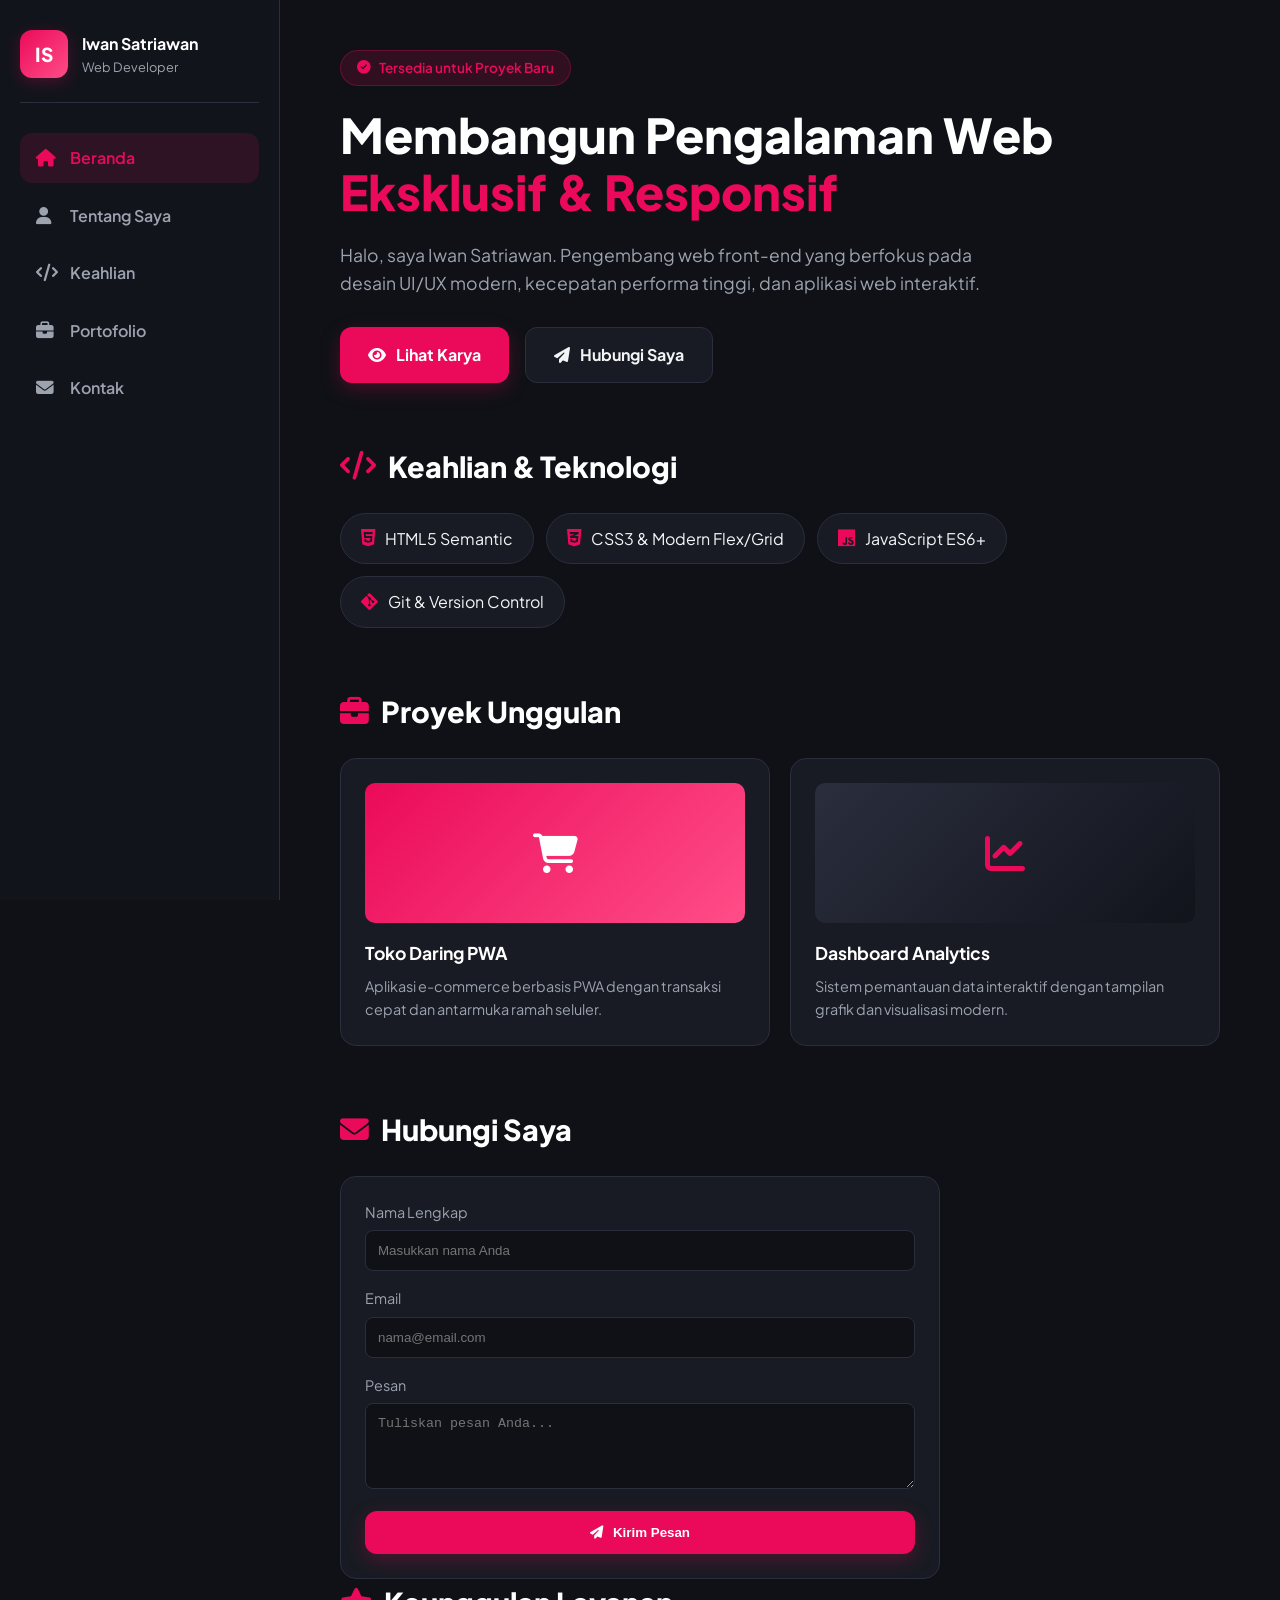
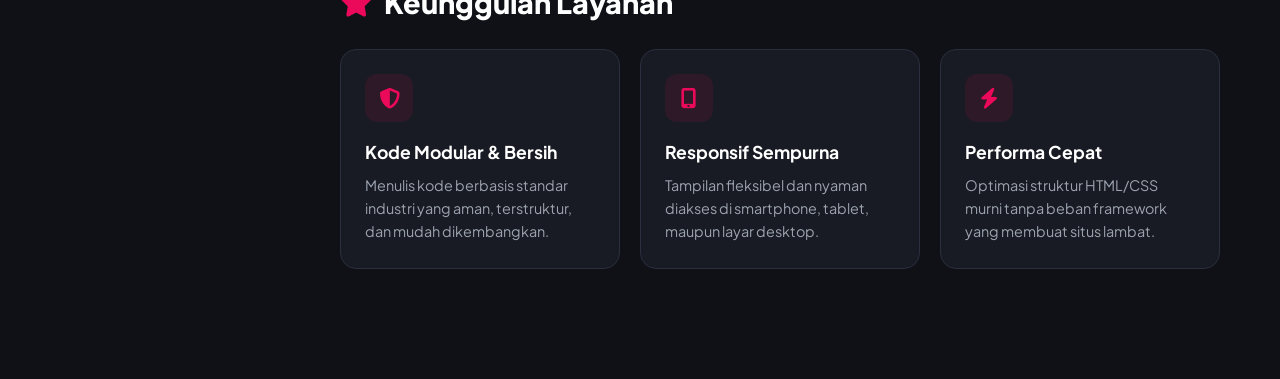
<file: index.html>
<!DOCTYPE html>
<html lang="id">
<head>
    <meta charset="UTF-8">
    <meta name="viewport" content="width=device-width, initial-scale=1.0">
    <title>Iwan Satriawan — Portofolio Web Developer</title>
    <!-- Font Awesome Icons (Sangat Stabil) -->
    <link rel="stylesheet" href="https://cdnjs.cloudflare.com/ajax/libs/font-awesome/6.5.1/css/all.min.css">
    <!-- Google Fonts -->
    <link href="https://fonts.googleapis.com/css2?family=Plus+Jakarta+Sans:wght@400;500;600;700;800&display=swap" rel="stylesheet">
    
    <style>
        /* Modern CSS Reset & Variables */
        :root {
            --primary: #eb0a59;
            --primary-glow: rgba(235, 10, 89, 0.25);
            --bg-dark: #0f1117;
            --bg-card: #181b23;
            --bg-card-hover: #212530;
            --border-color: #2a2e3d;
            --text-main: #f3f4f6;
            --text-muted: #9ca3af;
            --sidebar-width: 280px;
        }

        * {
            box-sizing: border-box;
            margin: 0;
            padding: 0;
        }

        body {
            font-family: 'Plus Jakarta Sans', sans-serif;
            background-color: var(--bg-dark);
            color: var(--text-main);
            line-height: 1.6;
            display: flex;
            min-height: 100vh;
        }

        /* Sidebar Styling */
        .sidebar {
            width: var(--sidebar-width);
            background-color: #12141c;
            border-right: 1px solid var(--border-color);
            padding: 30px 20px;
            position: fixed;
            top: 0;
            bottom: 0;
            left: 0;
            display: flex;
            flex-direction: column;
            justify-content: space-between;
            z-index: 100;
        }

        .brand-box {
            display: flex;
            align-items: center;
            gap: 14px;
            padding-bottom: 24px;
            border-bottom: 1px solid var(--border-color);
        }

        .brand-avatar {
            width: 48px;
            height: 48px;
            background: linear-gradient(135deg, var(--primary), #ff4d88);
            border-radius: 12px;
            display: flex;
            align-items: center;
            justify-content: center;
            font-weight: 800;
            color: white;
            font-size: 1.2rem;
            box-shadow: 0 4px 15px var(--primary-glow);
        }

        .brand-text h3 {
            font-size: 1rem;
            font-weight: 700;
            color: white;
        }

        .brand-text p {
            font-size: 0.8rem;
            color: var(--text-muted);
        }

        .nav-menu {
            display: flex;
            flex-direction: column;
            gap: 8px;
            margin-top: 30px;
        }

        .nav-link {
            display: flex;
            align-items: center;
            gap: 14px;
            padding: 12px 16px;
            color: var(--text-muted);
            text-decoration: none;
            font-weight: 600;
            border-radius: 12px;
            transition: all 0.3s ease;
        }

        .nav-link i {
            font-size: 1.1rem;
            width: 20px;
        }

        .nav-link:hover, .nav-link.active {
            background-color: rgba(235, 10, 89, 0.12);
            color: var(--primary);
        }

        /* Main Content */
        .main-content {
            margin-left: var(--sidebar-width);
            flex: 1;
            padding: 50px 60px;
            max-width: 1000px;
        }

        /* Hero Section */
        .badge {
            display: inline-flex;
            align-items: center;
            gap: 8px;
            background: rgba(235, 10, 89, 0.15);
            border: 1px solid rgba(235, 10, 89, 0.3);
            color: var(--primary);
            padding: 6px 16px;
            border-radius: 30px;
            font-size: 0.85rem;
            font-weight: 600;
            margin-bottom: 20px;
        }

        .hero h1 {
            font-size: 3rem;
            font-weight: 800;
            line-height: 1.2;
            margin-bottom: 20px;
            color: white;
        }

        .hero h1 span {
            color: var(--primary);
        }

        .hero p {
            font-size: 1.1rem;
            color: var(--text-muted);
            margin-bottom: 30px;
            max-width: 650px;
        }

        .btn-group {
            display: flex;
            gap: 16px;
            margin-bottom: 60px;
        }

        .btn {
            display: inline-flex;
            align-items: center;
            gap: 10px;
            padding: 14px 28px;
            border-radius: 12px;
            font-weight: 700;
            text-decoration: none;
            transition: all 0.3s ease;
            cursor: pointer;
        }

        .btn-primary {
            background-color: var(--primary);
            color: white;
            box-shadow: 0 6px 20px var(--primary-glow);
        }

        .btn-primary:hover {
            transform: translateY(-2px);
            box-shadow: 0 8px 25px rgba(235, 10, 89, 0.4);
        }

        .btn-secondary {
            background-color: var(--bg-card);
            color: var(--text-main);
            border: 1px solid var(--border-color);
        }

        .btn-secondary:hover {
            border-color: var(--primary);
            color: var(--primary);
        }

        /* Bento Grid Layout for Sections */
        .section-title {
            font-size: 1.8rem;
            font-weight: 800;
            color: white;
            margin-bottom: 24px;
            display: flex;
            align-items: center;
            gap: 12px;
        }

        .section-title i {
            color: var(--primary);
        }

        .grid-3 {
            display: grid;
            grid-template-columns: repeat(auto-fit, minmax(260px, 1fr));
            gap: 20px;
            margin-bottom: 60px;
        }

        .card {
            background-color: var(--bg-card);
            border: 1px solid var(--border-color);
            border-radius: 16px;
            padding: 24px;
            transition: all 0.3s ease;
        }

        .card:hover {
            background-color: var(--bg-card-hover);
            border-color: var(--primary);
            transform: translateY(-4px);
        }

        .card-icon {
            width: 48px;
            height: 48px;
            background: rgba(235, 10, 89, 0.1);
            color: var(--primary);
            border-radius: 12px;
            display: flex;
            align-items: center;
            justify-content: center;
            font-size: 1.3rem;
            margin-bottom: 16px;
        }

        .card h3 {
            font-size: 1.1rem;
            color: white;
            margin-bottom: 8px;
        }

        .card p {
            color: var(--text-muted);
            font-size: 0.9rem;
        }

        /* Responsive Mobile Layout */
        @media (max-width: 850px) {
            body {
                flex-direction: column;
            }
            .sidebar {
                position: relative;
                width: 100%;
                border-right: none;
                border-bottom: 1px solid var(--border-color);
            }
            .main-content {
                margin-left: 0;
                padding: 30px 20px;
            }
            .hero h1 {
                font-size: 2.2rem;
            }
        }
    </style>
</head>
<body>

    <!-- Sidebar Navigation -->
    <aside class="sidebar">
        <div>
            <div class="brand-box">
                <div class="brand-avatar">IS</div>
                <div class="brand-text">
                    <h3>Iwan Satriawan</h3>
                    <p>Web Developer</p>
                </div>
            </div>
            <nav class="nav-menu">
                <a href="#beranda" class="nav-link active"><i class="fa-solid fa-house"></i> Beranda</a>
                <a href="#tentang" class="nav-link"><i class="fa-solid fa-user"></i> Tentang Saya</a>
                <a href="#keahlian" class="nav-link"><i class="fa-solid fa-code"></i> Keahlian</a>
                <a href="#portofolio" class="nav-link"><i class="fa-solid fa-briefcase"></i> Portofolio</a>
                <a href="#kontak" class="nav-link"><i class="fa-solid fa-envelope"></i> Kontak</a>
            </nav>
        </div>
    </aside>

    <!-- Main Content -->
    <main class="main-content">
        
        <!-- Hero Section -->
        <section id="beranda" class="hero">
            <div class="badge"><i class="fa-solid fa-circle-check"></i> Tersedia untuk Proyek Baru</div>
            <h1>Membangun Pengalaman Web <span>Eksklusif & Responsif</span></h1>
            <p>Halo, saya Iwan Satriawan. Pengembang web front-end yang berfokus pada desain UI/UX modern, kecepatan performa tinggi, dan aplikasi web interaktif.</p>
            
            <div class="btn-group">
                <a href="#portofolio" class="btn btn-primary"><i class="fa-solid fa-eye"></i> Lihat Karya</a>
                <a href="#kontak" class="btn btn-secondary"><i class="fa-solid fa-paper-plane"></i> Hubungi Saya</a>
            </div>
        </section>

        <!-- Tentang Saya Section -->
        <section id="tentang">
            <!-- Keahlian Section -->
        <section id="keahlian" style="margin-bottom: 60px;">
            <h2 class="section-title"><i class="fa-solid fa-code"></i> Keahlian & Teknologi</h2>
            <div style="display: flex; flex-wrap: wrap; gap: 12px;">
                <div class="card" style="padding: 12px 20px; border-radius: 30px; display: flex; align-items: center; gap: 10px;">
                    <i class="fa-brands fa-html5" style="color: #eb0a59; font-size: 1.2rem;"></i> HTML5 Semantic
                </div>
                <div class="card" style="padding: 12px 20px; border-radius: 30px; display: flex; align-items: center; gap: 10px;">
                    <i class="fa-brands fa-css3-alt" style="color: #eb0a59; font-size: 1.2rem;"></i> CSS3 & Modern Flex/Grid
                </div>
                <div class="card" style="padding: 12px 20px; border-radius: 30px; display: flex; align-items: center; gap: 10px;">
                    <i class="fa-brands fa-js" style="color: #eb0a59; font-size: 1.2rem;"></i> JavaScript ES6+
                </div>
                <div class="card" style="padding: 12px 20px; border-radius: 30px; display: flex; align-items: center; gap: 10px;">
                    <i class="fa-brands fa-git-alt" style="color: #eb0a59; font-size: 1.2rem;"></i> Git & Version Control
                </div>
            </div>
        </section>

        <!-- Portofolio Section -->
        <section id="portofolio" style="margin-bottom: 60px;">
            <h2 class="section-title"><i class="fa-solid fa-briefcase"></i> Proyek Unggulan</h2>
            <div class="grid-3">
                <div class="card">
                    <div style="height: 140px; background: linear-gradient(135deg, #eb0a59, #ff4d88); border-radius: 10px; display: flex; align-items: center; justify-content: center; margin-bottom: 16px;">
                        <i class="fa-solid fa-cart-shopping" style="font-size: 2.5rem; color: white;"></i>
                    </div>
                    <h3>Toko Daring PWA</h3>
                    <p>Aplikasi e-commerce berbasis PWA dengan transaksi cepat dan antarmuka ramah seluler.</p>
                </div>
                <div class="card">
                    <div style="height: 140px; background: linear-gradient(135deg, #2a2e3d, #12141c); border-radius: 10px; display: flex; align-items: center; justify-content: center; margin-bottom: 16px;">
                        <i class="fa-solid fa-chart-line" style="font-size: 2.5rem; color: #eb0a59;"></i>
                    </div>
                    <h3>Dashboard Analytics</h3>
                    <p>Sistem pemantauan data interaktif dengan tampilan grafik dan visualisasi modern.</p>
                </div>
            </div>
        </section>

        <!-- Kontak Section -->
        <section id="kontak">
            <h2 class="section-title"><i class="fa-solid fa-envelope"></i> Hubungi Saya</h2>
            <div class="card" style="max-width: 600px;">
                <form style="display: flex; flex-direction: column; gap: 16px;">
                    <div>
                        <label style="display: block; margin-bottom: 6px; font-size: 0.9rem; color: var(--text-muted);">Nama Lengkap</label>
                        <input type="text" placeholder="Masukkan nama Anda" style="width: 100%; padding: 12px; border-radius: 8px; border: 1px solid var(--border-color); background: var(--bg-dark); color: white;" required>
                    </div>
                    <div>
                        <label style="display: block; margin-bottom: 6px; font-size: 0.9rem; color: var(--text-muted);">Email</label>
                        <input type="email" placeholder="nama@email.com" style="width: 100%; padding: 12px; border-radius: 8px; border: 1px solid var(--border-color); background: var(--bg-dark); color: white;" required>
                    </div>
                    <div>
                        <label style="display: block; margin-bottom: 6px; font-size: 0.9rem; color: var(--text-muted);">Pesan</label>
                        <textarea rows="4" placeholder="Tuliskan pesan Anda..." style="width: 100%; padding: 12px; border-radius: 8px; border: 1px solid var(--border-color); background: var(--bg-dark); color: white;" required></textarea>
                    </div>
                    <button type="submit" class="btn btn-primary" style="justify-content: center; border: none;"><i class="fa-solid fa-paper-plane"></i> Kirim Pesan</button>
                </form>
            </div>
        </section>
            <h2 class="section-title"><i class="fa-solid fa-star"></i> Keunggulan Layanan</h2>
            <div class="grid-3">
                <div class="card">
                    <div class="card-icon"><i class="fa-solid fa-shield-halved"></i></div>
                    <h3>Kode Modular & Bersih</h3>
                    <p>Menulis kode berbasis standar industri yang aman, terstruktur, dan mudah dikembangkan.</p>
                </div>
                <div class="card">
                    <div class="card-icon"><i class="fa-solid fa-mobile-screen-button"></i></div>
                    <h3>Responsif Sempurna</h3>
                    <p>Tampilan fleksibel dan nyaman diakses di smartphone, tablet, maupun layar desktop.</p>
                </div>
                <div class="card">
                    <div class="card-icon"><i class="fa-solid fa-bolt"></i></div>
                    <h3>Performa Cepat</h3>
                    <p>Optimasi struktur HTML/CSS murni tanpa beban framework yang membuat situs lambat.</p>
                </div>
            </div>
        </section>

    </main>

</body>
</html>
</file>
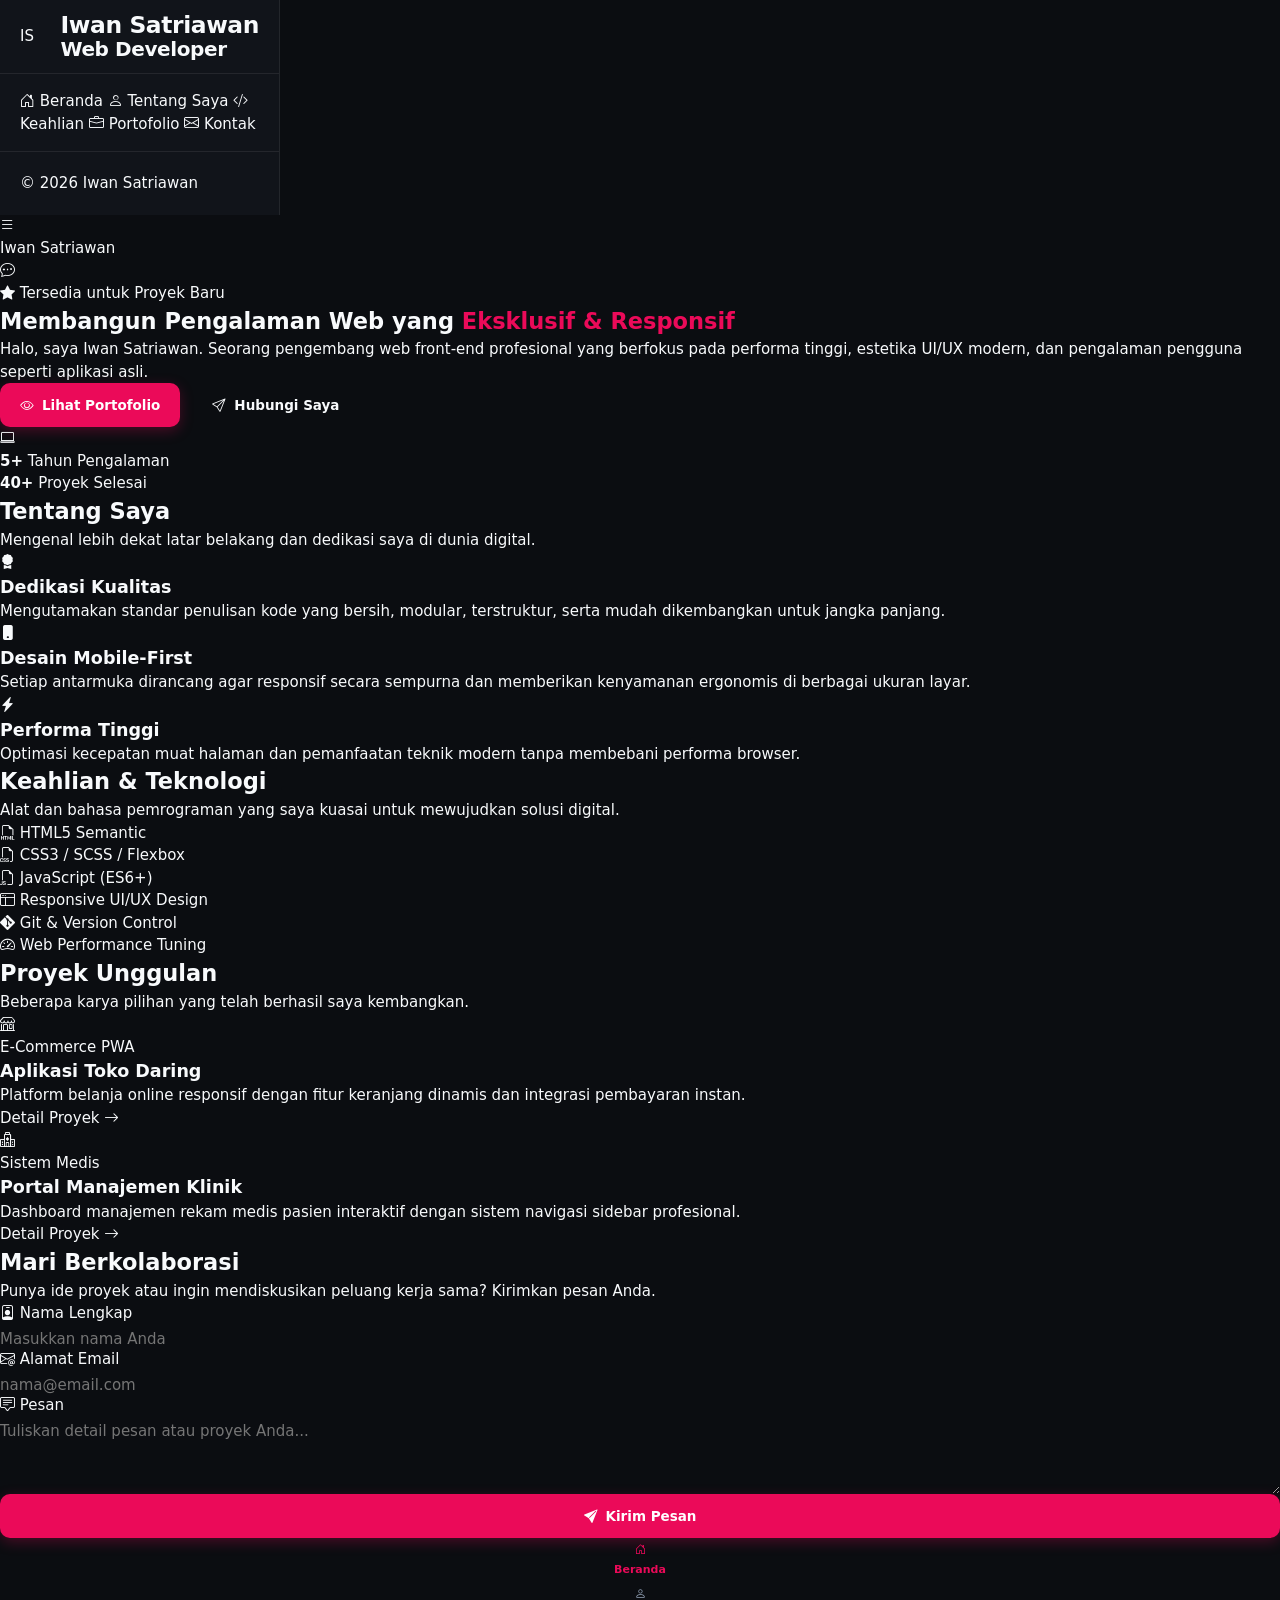
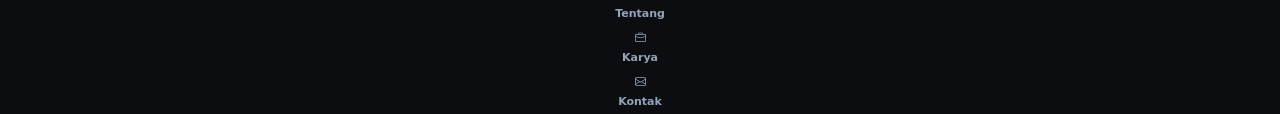
<file: Iwan Satriawan — Portofolio.html>
<!DOCTYPE html>
<html lang="id">
<head>
    <meta charset="UTF-8">
    <meta name="viewport" content="width=device-width, initial-scale=1.0">
    <title>Iwan Satriawan — Portofolio Web Developer Profesional</title>
    <!-- Bootstrap Icons CDN -->
    <link rel="stylesheet" href="https://cdn.jsdelivr.net/npm/bootstrap-icons@1.11.3/font/bootstrap-icons.min.css">
    <link rel="stylesheet" href="styles.css">
</head>
<body>

    <!-- App Container -->
    <div class="app-container">

        <!-- Sidebar / Desktop Navigation -->
        <aside class="app-sidebar" id="appSidebar">
            <div class="sidebar-header">
                <div class="brand-logo">IS</div>
                <div class="brand-title">
                    <h3>Iwan Satriawan</h3>
                    <span>Web Developer</span>
                </div>
            </div>
            <nav class="sidebar-nav">
                <a href="#beranda" class="nav-item active"><i class="bi bi-house-door"></i> <span>Beranda</span></a>
                <a href="#tentang" class="nav-item"><i class="bi bi-person"></i> <span>Tentang Saya</span></a>
                <a href="#keahlian" class="nav-item"><i class="bi bi-code-slash"></i> <span>Keahlian</span></a>
                <a href="#portofolio" class="nav-item"><i class="bi bi-briefcase"></i> <span>Portofolio</span></a>
                <a href="#kontak" class="nav-item"><i class="bi bi-envelope"></i> <span>Kontak</span></a>
            </nav>
            <div class="sidebar-footer">
                <p>&copy; 2026 Iwan Satriawan</p>
            </div>
        </aside>

        <!-- Mobile Header -->
        <header class="mobile-header">
            <button class="menu-toggle" id="menuToggle" aria-label="Buka Menu">
                <i class="bi bi-list"></i>
            </button>
            <div class="mobile-brand">Iwan Satriawan</div>
            <a href="#kontak" class="mobile-contact-btn" aria-label="Kontak">
                <i class="bi bi-chat-dots"></i>
            </a>
        </header>

        <!-- Main Content Area -->
        <main class="app-main">

            <!-- Hero Section -->
            <section id="beranda" class="hero-section">
                <div class="hero-content">
                    <span class="badge-pill"><i class="bi bi-star-fill"></i> Tersedia untuk Proyek Baru</span>
                    <h1>Membangun Pengalaman Web yang <span class="text-primary">Eksklusif & Responsif</span></h1>
                    <p>Halo, saya Iwan Satriawan. Seorang pengembang web front-end profesional yang berfokus pada performa tinggi, estetika UI/UX modern, dan pengalaman pengguna seperti aplikasi asli.</p>
                    <div class="hero-actions">
                        <a href="#portofolio" class="btn btn-primary"><i class="bi bi-eye"></i> Lihat Portofolio</a>
                        <a href="#kontak" class="btn btn-outline"><i class="bi bi-send"></i> Hubungi Saya</a>
                    </div>
                </div>
                <div class="hero-visual">
                    <div class="profile-card-glass">
                        <i class="bi bi-laptop display-icon"></i>
                        <div class="stats-row">
                            <div><strong>5+</strong> Tahun Pengalaman</div>
                            <div><strong>40+</strong> Proyek Selesai</div>
                        </div>
                    </div>
                </div>
            </section>

            <!-- Tentang Saya -->
            <section id="tentang" class="content-section">
                <div class="section-header">
                    <h2>Tentang Saya</h2>
                    <p>Mengenal lebih dekat latar belakang dan dedikasi saya di dunia digital.</p>
                </div>
                <div class="about-grid">
                    <div class="about-card">
                        <i class="bi bi-award-fill feature-icon"></i>
                        <h3>Dedikasi Kualitas</h3>
                        <p>Mengutamakan standar penulisan kode yang bersih, modular, terstruktur, serta mudah dikembangkan untuk jangka panjang.</p>
                    </div>
                    <div class="about-card">
                        <i class="bi bi-phone-fill feature-icon"></i>
                        <h3>Desain Mobile-First</h3>
                        <p>Setiap antarmuka dirancang agar responsif secara sempurna dan memberikan kenyamanan ergonomis di berbagai ukuran layar.</p>
                    </div>
                    <div class="about-card">
                        <i class="bi bi-lightning-charge-fill feature-icon"></i>
                        <h3>Performa Tinggi</h3>
                        <p>Optimasi kecepatan muat halaman dan pemanfaatan teknik modern tanpa membebani performa browser.</p>
                    </div>
                </div>
            </section>

            <!-- Keahlian -->
            <section id="keahlian" class="content-section bg-light-alt">
                <div class="section-header">
                    <h2>Keahlian & Teknologi</h2>
                    <p>Alat dan bahasa pemrograman yang saya kuasai untuk mewujudkan solusi digital.</p>
                </div>
                <div class="skills-grid">
                    <div class="skill-pill"><i class="bi bi-filetype-html"></i> HTML5 Semantic</div>
                    <div class="skill-pill"><i class="bi bi-filetype-css"></i> CSS3 / SCSS / Flexbox</div>
                    <div class="skill-pill"><i class="bi bi-filetype-js"></i> JavaScript (ES6+)</div>
                    <div class="skill-pill"><i class="bi bi-window-sidebar"></i> Responsive UI/UX Design</div>
                    <div class="skill-pill"><i class="bi bi-git"></i> Git & Version Control</div>
                    <div class="skill-pill"><i class="bi bi-speedometer2"></i> Web Performance Tuning</div>
                </div>
            </section>

            <!-- Portofolio -->
            <section id="portofolio" class="content-section">
                <div class="section-header">
                    <h2>Proyek Unggulan</h2>
                    <p>Beberapa karya pilihan yang telah berhasil saya kembangkan.</p>
                </div>
                <div class="portfolio-grid">
                    <div class="portfolio-card">
                        <div class="card-image-placeholder">
                            <i class="bi bi-shop"></i>
                        </div>
                        <div class="card-body">
                            <span class="tag">E-Commerce PWA</span>
                            <h3>Aplikasi Toko Daring</h3>
                            <p>Platform belanja online responsif dengan fitur keranjang dinamis dan integrasi pembayaran instan.</p>
                            <a href="#kontak" class="card-link">Detail Proyek <i class="bi bi-arrow-right"></i></a>
                        </div>
                    </div>
                    <div class="portfolio-card">
                        <div class="card-image-placeholder">
                            <i class="bi bi-hospital"></i>
                        </div>
                        <div class="card-body">
                            <span class="tag">Sistem Medis</span>
                            <h3>Portal Manajemen Klinik</h3>
                            <p>Dashboard manajemen rekam medis pasien interaktif dengan sistem navigasi sidebar profesional.</p>
                            <a href="#kontak" class="card-link">Detail Proyek <i class="bi bi-arrow-right"></i></a>
                        </div>
                    </div>
                </div>
            </section>

            <!-- Kontak -->
            <section id="kontak" class="content-section">
                <div class="contact-box">
                    <div class="section-header text-center">
                        <h2>Mari Berkolaborasi</h2>
                        <p>Punya ide proyek atau ingin mendiskusikan peluang kerja sama? Kirimkan pesan Anda.</p>
                    </div>
                    <form class="contact-form" id="contactForm">
                        <div class="form-group">
                            <label for="name"><i class="bi bi-person-badge"></i> Nama Lengkap</label>
                            <input type="text" id="name" placeholder="Masukkan nama Anda" required>
                        </div>
                        <div class="form-group">
                            <label for="email"><i class="bi bi-envelope-at"></i> Alamat Email</label>
                            <input type="email" id="email" placeholder="nama@email.com" required>
                        </div>
                        <div class="form-group">
                            <label for="message"><i class="bi bi-chat-square-text"></i> Pesan</label>
                            <textarea id="message" rows="4" placeholder="Tuliskan detail pesan atau proyek Anda..." required></textarea>
                        </div>
                        <button type="submit" class="btn btn-primary w-100"><i class="bi bi-send-fill"></i> Kirim Pesan</button>
                    </form>
                </div>
            </section>

        </main>

        <!-- Fixed Bottom Navigation (Mobile Only) -->
        <nav class="bottom-nav" id="bottomNav">
            <a href="#beranda" class="bottom-nav-item active"><i class="bi bi-house-door"></i><span>Beranda</span></a>
            <a href="#tentang" class="bottom-nav-item"><i class="bi bi-person"></i><span>Tentang</span></a>
            <a href="#portofolio" class="bottom-nav-item"><i class="bi bi-briefcase"></i><span>Karya</span></a>
            <a href="#kontak" class="bottom-nav-item"><i class="bi bi-envelope"></i><span>Kontak</span></a>
        </nav>

    </div>

    <script src="script.js"></script>
</body>
</html>
</file>
<file: styles.css>
/* ==========================================================================
   NEXA — SISTEM DESAIN & GAYA VISUAL APLIKASI WEB DINAMIS (RESPONSIF)
   Warna Utama: #eb0a59 (Strict Brand Red)
   Tipografi: Plus Jakarta Sans
   Metodologi: Mobile-First, Touch-Optimized (Min 44x44px), CSS Custom Properties
   ========================================================================== */

/* --------------------------------------------------------------------------
   1. CSS CUSTOM PROPERTIES (VARIABLES & DESIGN TOKENS)
   -------------------------------------------------------------------------- */
:root {
  /* Brand Red Palette (#eb0a59) */
  --color-primary: #eb0a59;
  --color-primary-rgb: 235, 10, 89;
  --color-primary-hover: #d0084e;
  --color-primary-active: #b50643;
  --color-primary-light: rgba(235, 10, 89, 0.08);
  --color-primary-subtle: rgba(235, 10, 89, 0.15);
  --color-primary-glow: rgba(235, 10, 89, 0.28);
  --color-primary-contrast: #ffffff;

  /* Semantic Tones */
  --color-success: #10b981;
  --color-success-bg: rgba(16, 185, 129, 0.12);
  --color-warning: #f59e0b;
  --color-warning-bg: rgba(245, 158, 11, 0.12);
  --color-info: #0ea5e9;
  --color-info-bg: rgba(14, 165, 233, 0.12);
  --color-purple: #8b5cf6;
  --color-purple-bg: rgba(139, 92, 246, 0.12);

  /* Typography */
  --font-family-base: 'Plus Jakarta Sans', system-ui, -apple-system, BlinkMacSystemFont, 'Segoe UI', Roboto, sans-serif;
  --font-size-xs: 0.75rem;    /* 12px */
  --font-size-sm: 0.844rem;   /* 13.5px */
  --font-size-base: 0.938rem; /* 15px */
  --font-size-md: 1.063rem;   /* 17px */
  --font-size-lg: 1.25rem;    /* 20px */
  --font-size-xl: 1.5rem;     /* 24px */
  --font-size-2xl: 1.875rem;  /* 30px */

  /* Radius */
  --radius-xs: 6px;
  --radius-sm: 10px;
  --radius-md: 14px;
  --radius-lg: 20px;
  --radius-xl: 28px;
  --radius-full: 9999px;

  /* Shadows */
  --shadow-sm: 0 2px 6px rgba(0, 0, 0, 0.15);
  --shadow-md: 0 6px 18px rgba(0, 0, 0, 0.22);
  --shadow-lg: 0 12px 36px rgba(0, 0, 0, 0.32);
  --shadow-glow: 0 8px 24px var(--color-primary-glow);
  --shadow-modal: 0 24px 60px -10px rgba(0, 0, 0, 0.55);

  /* Layout Dimensions */
  --header-height: 70px;
  --bottom-nav-height: 68px;
  --sidebar-width: 280px;
  --sidebar-width-collapsed: 84px;

  /* Transitions */
  --transition-fast: 160ms cubic-bezier(0.4, 0, 0.2, 1);
  --transition-normal: 260ms cubic-bezier(0.4, 0, 0.2, 1);
  --transition-bounce: 380ms cubic-bezier(0.34, 1.56, 0.64, 1);

  /* Touch Target Ergonomics */
  --touch-target-min: 44px;
}

/* Dark Theme (Default) */
[data-theme="dark"] {
  --bg-app: #0b0d11;
  --bg-sidebar: #11141a;
  --bg-header: rgba(17, 20, 26, 0.85);
  --bg-card: #161a23;
  --bg-card-hover: #1c222e;
  --bg-card-subtle: #131720;
  --bg-input: #10131a;
  --bg-overlay: rgba(5, 7, 10, 0.72);
  
  --border-color: rgba(255, 255, 255, 0.08);
  --border-color-strong: rgba(255, 255, 255, 0.14);
  --border-color-glow: rgba(235, 10, 89, 0.4);

  --text-main: #f8fafc;
  --text-muted: #94a3b8;
  --text-subtle: #64748b;

  --card-glass: rgba(22, 26, 35, 0.75);
}

/* Light Theme */
[data-theme="light"] {
  --bg-app: #f4f6fa;
  --bg-sidebar: #ffffff;
  --bg-header: rgba(255, 255, 255, 0.88);
  --bg-card: #ffffff;
  --bg-card-hover: #f9fbfd;
  --bg-card-subtle: #f8fafc;
  --bg-input: #f1f5f9;
  --bg-overlay: rgba(15, 23, 42, 0.5);

  --border-color: rgba(0, 0, 0, 0.07);
  --border-color-strong: rgba(0, 0, 0, 0.12);
  --border-color-glow: rgba(235, 10, 89, 0.35);

  --text-main: #0f172a;
  --text-muted: #64748b;
  --text-subtle: #94a3b8;

  --card-glass: rgba(255, 255, 255, 0.85);
}

/* --------------------------------------------------------------------------
   2. RESET & GLOBAL RESETS
   -------------------------------------------------------------------------- */
*, *::before, *::after {
  box-sizing: border-box;
  margin: 0;
  padding: 0;
  -webkit-tap-highlight-color: transparent;
}

html {
  font-size: 16px;
  height: 100%;
  scroll-behavior: smooth;
}

body {
  font-family: var(--font-family-base);
  font-size: var(--font-size-base);
  line-height: 1.5;
  color: var(--text-main);
  background-color: var(--bg-app);
  height: 100%;
  overflow-x: hidden;
  text-rendering: optimizeLegibility;
  -webkit-font-smoothing: antialiased;
  -moz-osx-font-smoothing: grayscale;
}

img, svg {
  display: block;
  max-width: 100%;
}

a {
  color: inherit;
  text-decoration: none;
}

button, input, select, textarea {
  font-family: inherit;
  font-size: inherit;
  color: inherit;
  border: none;
  background: none;
}

button {
  cursor: pointer;
  user-select: none;
}

ul, ol {
  list-style: none;
}

/* Accessibility Focus Rings */
:focus-visible {
  outline: 2px solid var(--color-primary);
  outline-offset: 3px;
  border-radius: var(--radius-xs);
}

/* --------------------------------------------------------------------------
   3. BASE LAYOUT ARCHITECTURE (APP SHELL)
   -------------------------------------------------------------------------- */
.app-layout {
  display: flex;
  min-height: 100vh;
  width: 100%;
  position: relative;
  background-color: var(--bg-app);
}

.app-main {
  display: flex;
  flex-direction: column;
  flex: 1;
  min-width: 0;
  min-height: 100vh;
  position: relative;
}

/* Backdrop for Mobile Sidebar & Drawers */
.app-backdrop {
  position: fixed;
  inset: 0;
  background-color: var(--bg-overlay);
  backdrop-filter: blur(6px);
  -webkit-backdrop-filter: blur(6px);
  z-index: 900;
  opacity: 0;
  visibility: hidden;
  transition: opacity var(--transition-normal), visibility var(--transition-normal);
}

.app-backdrop.active {
  opacity: 1;
  visibility: visible;
}

/* --------------------------------------------------------------------------
   4. SIDEBAR NAVIGATION COMPONENT
   -------------------------------------------------------------------------- */
.app-sidebar {
  position: fixed;
  top: 0;
  bottom: 0;
  left: 0;
  width: var(--sidebar-width);
  background-color: var(--bg-sidebar);
  border-right: 1px solid var(--border-color);
  display: flex;
  flex-direction: column;
  z-index: 1000;
  transform: translateX(-100%);
  transition: transform var(--transition-normal), width var(--transition-normal);
  overflow-y: auto;
  overflow-x: hidden;
  overscroll-behavior: contain;
}

.app-sidebar.mobile-open {
  transform: translateX(0);
}

.sidebar-header {
  height: var(--header-height);
  padding: 0 1.25rem;
  display: flex;
  align-items: center;
  justify-content: space-between;
  border-bottom: 1px solid var(--border-color);
  flex-shrink: 0;
}

.brand-link {
  display: flex;
  align-items: center;
  gap: 0.85rem;
  min-height: var(--touch-target-min);
}

.brand-icon-wrapper {
  width: 40px;
  height: 40px;
  background: linear-gradient(135deg, var(--color-primary) 0%, #ff4b87 100%);
  border-radius: var(--radius-sm);
  display: flex;
  align-items: center;
  justify-content: center;
  color: #ffffff;
  font-size: 1.35rem;
  box-shadow: 0 4px 14px var(--color-primary-glow);
  transition: transform var(--transition-bounce);
}

.brand-link:hover .brand-icon-wrapper {
  transform: scale(1.06) rotate(-3deg);
}

.brand-text-group {
  display: flex;
  flex-direction: column;
}

.brand-title {
  font-size: 1.25rem;
  font-weight: 800;
  letter-spacing: -0.02em;
  color: var(--text-main);
  line-height: 1.1;
}

.brand-badge {
  font-size: 0.65rem;
  font-weight: 700;
  letter-spacing: 0.05em;
  color: var(--color-primary);
  text-transform: uppercase;
}

/* User Card inside Sidebar */
.sidebar-user-card {
  margin: 1rem 1.25rem 0.5rem;
  padding: 0.85rem;
  background-color: var(--bg-card-subtle);
  border: 1px solid var(--border-color);
  border-radius: var(--radius-md);
  display: flex;
  align-items: center;
  gap: 0.75rem;
}

.user-avatar-wrap {
  position: relative;
  width: 42px;
  height: 42px;
  flex-shrink: 0;
}

.user-avatar {
  width: 100%;
  height: 100%;
  border-radius: var(--radius-full);
  object-fit: cover;
  border: 2px solid var(--border-color);
}

.status-indicator {
  position: absolute;
  bottom: 0;
  right: 0;
  width: 10px;
  height: 10px;
  border-radius: 50%;
  border: 2px solid var(--bg-card);
}

.status-indicator.online {
  background-color: var(--color-success);
  box-shadow: 0 0 6px var(--color-success);
}

.user-info-wrap {
  flex: 1;
  min-width: 0;
}

.user-name {
  font-size: var(--font-size-sm);
  font-weight: 700;
  color: var(--text-main);
  white-space: nowrap;
  overflow: hidden;
  text-overflow: ellipsis;
}

.user-tier {
  font-size: var(--font-size-xs);
  color: var(--text-muted);
  display: flex;
  align-items: center;
  gap: 0.25rem;
}

/* Sidebar Navigation Items */
.sidebar-nav {
  flex: 1;
  padding: 1rem 1.25rem;
  overflow-y: auto;
}

.nav-section-label {
  font-size: 0.688rem;
  font-weight: 700;
  letter-spacing: 0.08em;
  text-transform: uppercase;
  color: var(--text-subtle);
  margin: 1.25rem 0 0.5rem 0.5rem;
}

.nav-section-label:first-of-type {
  margin-top: 0;
}

.nav-list {
  display: flex;
  flex-direction: column;
  gap: 0.35rem;
}

.nav-link {
  min-height: var(--touch-target-min);
  display: flex;
  align-items: center;
  gap: 0.85rem;
  padding: 0.65rem 0.85rem;
  border-radius: var(--radius-sm);
  color: var(--text-muted);
  font-weight: 500;
  font-size: var(--font-size-sm);
  transition: all var(--transition-fast);
  position: relative;
}

.nav-icon-box {
  width: 34px;
  height: 34px;
  display: flex;
  align-items: center;
  justify-content: center;
  border-radius: var(--radius-xs);
  background-color: transparent;
  color: var(--text-muted);
  font-size: 1.15rem;
  flex-shrink: 0;
  transition: all var(--transition-fast);
}

.nav-label {
  flex: 1;
  white-space: nowrap;
  overflow: hidden;
  text-overflow: ellipsis;
}

/* Micro-interaction & Active States */
.nav-link:hover {
  color: var(--text-main);
  background-color: var(--bg-card-hover);
}

.nav-link:hover .nav-icon-box {
  color: var(--color-primary);
  transform: scale(1.1);
}

.nav-link.active {
  color: var(--color-primary-contrast);
  background-color: var(--color-primary);
  font-weight: 700;
  box-shadow: 0 4px 16px var(--color-primary-glow);
}

.nav-link.active .nav-icon-box {
  color: #ffffff;
}

.nav-badge {
  font-size: 0.65rem;
  padding: 0.2rem 0.5rem;
  border-radius: var(--radius-full);
  background-color: rgba(255, 255, 255, 0.22);
  color: #ffffff;
  font-weight: 700;
}

.nav-counter {
  font-size: 0.72rem;
  padding: 0.15rem 0.45rem;
  border-radius: var(--radius-full);
  background-color: var(--bg-card);
  color: var(--text-muted);
  border: 1px solid var(--border-color);
  font-weight: 600;
}

.nav-counter.alert {
  background-color: var(--color-primary-light);
  color: var(--color-primary);
  border-color: var(--color-primary-subtle);
}

.nav-chip {
  font-size: 0.68rem;
  color: var(--text-subtle);
  background-color: var(--bg-card);
  padding: 0.15rem 0.4rem;
  border-radius: var(--radius-xs);
}

/* Sidebar Footer & Upgrade Card */
.sidebar-footer {
  padding: 1.25rem;
  border-top: 1px solid var(--border-color);
  display: flex;
  flex-direction: column;
  gap: 0.85rem;
  flex-shrink: 0;
}

.sidebar-storage-card {
  background: linear-gradient(135deg, rgba(235, 10, 89, 0.08) 0%, rgba(139, 92, 246, 0.06) 100%);
  border: 1px solid var(--border-color-glow);
  border-radius: var(--radius-md);
  padding: 0.95rem;
}

.storage-card-header {
  display: flex;
  justify-content: space-between;
  align-items: center;
  margin-bottom: 0.4rem;
}

.storage-title {
  font-size: var(--font-size-xs);
  font-weight: 700;
  display: flex;
  align-items: center;
  gap: 0.35rem;
  color: var(--text-main);
}

.storage-percent {
  font-size: 0.65rem;
  font-weight: 700;
  color: var(--color-primary);
  background-color: var(--color-primary-light);
  padding: 0.1rem 0.4rem;
  border-radius: var(--radius-full);
}

.storage-desc {
  font-size: 0.75rem;
  color: var(--text-muted);
  line-height: 1.4;
  margin-bottom: 0.75rem;
}

.sidebar-actions-bar {
  display: flex;
  align-items: center;
  gap: 0.5rem;
}

.theme-toggle-btn {
  flex: 1;
  min-height: var(--touch-target-min);
  background-color: var(--bg-card-subtle);
  border: 1px solid var(--border-color);
  border-radius: var(--radius-sm);
  display: flex;
  align-items: center;
  justify-content: center;
  gap: 0.5rem;
  font-size: var(--font-size-xs);
  font-weight: 600;
  color: var(--text-muted);
  transition: all var(--transition-fast);
}

.theme-toggle-btn:hover {
  color: var(--text-main);
  border-color: var(--border-color-strong);
}

[data-theme="dark"] .theme-icon-light { display: none; }
[data-theme="dark"] .theme-icon-dark { display: inline-block; color: var(--color-warning); }
[data-theme="light"] .theme-icon-dark { display: none; }
[data-theme="light"] .theme-icon-light { display: inline-block; color: var(--color-primary); }

.btn-logout {
  color: var(--text-muted);
  border: 1px solid var(--border-color);
  border-radius: var(--radius-sm);
}

.btn-logout:hover {
  color: var(--color-primary);
  border-color: var(--color-primary-subtle);
  background-color: var(--color-primary-light);
}

/* --------------------------------------------------------------------------
   5. STICKY APP HEADER COMPONENT
   -------------------------------------------------------------------------- */
.app-header {
  position: sticky;
  top: 0;
  height: var(--header-height);
  background-color: var(--bg-header);
  backdrop-filter: blur(12px);
  -webkit-backdrop-filter: blur(12px);
  border-bottom: 1px solid var(--border-color);
  padding: 0 1.25rem;
  display: flex;
  align-items: center;
  justify-content: space-between;
  gap: 1rem;
  z-index: 800;
}

.header-left {
  display: flex;
  align-items: center;
  gap: 0.85rem;
}

.header-title-box {
  display: flex;
  flex-direction: column;
}

.header-greeting {
  font-size: 0.688rem;
  color: var(--text-subtle);
  font-weight: 600;
}

.header-title {
  font-size: 1.15rem;
  font-weight: 800;
  color: var(--text-main);
  letter-spacing: -0.02em;
  line-height: 1.2;
}

.header-center {
  flex: 1;
  max-width: 440px;
  display: none; /* hidden on small mobile, revealed via tablet */
}

.global-search-wrapper {
  position: relative;
  width: 100%;
  display: flex;
  align-items: center;
}

.global-search-wrapper .search-icon {
  position: absolute;
  left: 0.95rem;
  color: var(--text-subtle);
  font-size: 0.95rem;
  pointer-events: none;
}

.global-search-input {
  width: 100%;
  min-height: var(--touch-target-min);
  padding: 0.5rem 2.5rem 0.5rem 2.6rem;
  background-color: var(--bg-input);
  border: 1px solid var(--border-color);
  border-radius: var(--radius-full);
  font-size: var(--font-size-sm);
  color: var(--text-main);
  transition: all var(--transition-fast);
}

.global-search-input:focus {
  border-color: var(--color-primary);
  background-color: var(--bg-card);
  box-shadow: 0 0 0 3px var(--color-primary-light);
}

.search-kbd-hint {
  position: absolute;
  right: 0.85rem;
  padding: 0.15rem 0.45rem;
  font-size: 0.688rem;
  font-family: monospace;
  background-color: var(--bg-card);
  border: 1px solid var(--border-color);
  border-radius: var(--radius-xs);
  color: var(--text-subtle);
  pointer-events: none;
}

.header-right {
  display: flex;
  align-items: center;
  gap: 0.6rem;
}

.header-action-btn {
  position: relative;
  color: var(--text-muted);
  border-radius: var(--radius-full);
  background-color: var(--bg-card-subtle);
  border: 1px solid var(--border-color);
}

.header-action-btn:hover {
  color: var(--text-main);
  border-color: var(--border-color-strong);
  background-color: var(--bg-card-hover);
}

.has-badge .badge-dot {
  position: absolute;
  top: 9px;
  right: 9px;
  width: 9px;
  height: 9px;
  background-color: var(--color-primary);
  border: 2px solid var(--bg-header);
  border-radius: 50%;
  box-shadow: 0 0 8px var(--color-primary);
}

.btn-header-cta {
  display: none; /* revealed on tablet/desktop */
}

/* User Profile Pill in Header */
.header-profile-menu {
  position: relative;
}

.profile-pill-btn {
  min-height: var(--touch-target-min);
  display: flex;
  align-items: center;
  gap: 0.55rem;
  padding: 0.25rem 0.65rem 0.25rem 0.25rem;
  border-radius: var(--radius-full);
  background-color: var(--bg-card-subtle);
  border: 1px solid var(--border-color);
  transition: all var(--transition-fast);
}

.profile-pill-btn:hover {
  border-color: var(--border-color-strong);
}

.profile-pill-avatar {
  width: 34px;
  height: 34px;
  border-radius: 50%;
  object-fit: cover;
}

.profile-pill-name {
  font-size: var(--font-size-xs);
  font-weight: 700;
  color: var(--text-main);
  display: none;
}

.profile-pill-arrow {
  font-size: 0.75rem;
  color: var(--text-muted);
  transition: transform var(--transition-fast);
}

.dropdown-menu {
  position: absolute;
  top: calc(100% + 8px);
  right: 0;
  width: 230px;
  background-color: var(--bg-card);
  border: 1px solid var(--border-color);
  border-radius: var(--radius-md);
  box-shadow: var(--shadow-lg);
  padding: 0.5rem;
  z-index: 950;
  opacity: 0;
  visibility: hidden;
  transform: translateY(-8px);
  transition: all var(--transition-fast);
}

.dropdown-menu.active {
  opacity: 1;
  visibility: visible;
  transform: translateY(0);
}

.dropdown-header {
  padding: 0.5rem 0.75rem;
  display: flex;
  flex-direction: column;
}

.dropdown-header strong {
  font-size: var(--font-size-sm);
  color: var(--text-main);
}

.dropdown-header span {
  font-size: var(--font-size-xs);
  color: var(--text-muted);
}

.dropdown-divider {
  height: 1px;
  background-color: var(--border-color);
  margin: 0.4rem 0;
}

.dropdown-item {
  width: 100%;
  min-height: var(--touch-target-min);
  padding: 0.55rem 0.75rem;
  border-radius: var(--radius-xs);
  display: flex;
  align-items: center;
  gap: 0.65rem;
  font-size: var(--font-size-sm);
  font-weight: 500;
  color: var(--text-muted);
  transition: all var(--transition-fast);
}

.dropdown-item:hover {
  background-color: var(--bg-card-hover);
  color: var(--text-main);
}

.dropdown-item.text-danger:hover {
  background-color: var(--color-primary-light);
  color: var(--color-primary);
}

/* --------------------------------------------------------------------------
   6. SCROLLABLE MAIN CONTENT AREA & VIEWS
   -------------------------------------------------------------------------- */
.app-content-scroll {
  flex: 1;
  padding: 1.25rem;
  padding-bottom: calc(var(--bottom-nav-height) + 1.75rem); /* Extra breathing space for mobile bottom nav */
  overflow-y: auto;
  overscroll-behavior-y: contain;
}

.app-view {
  display: none;
  animation: fadeInView 240ms ease-out forwards;
}

.app-view.active {
  display: block;
}

@keyframes fadeInView {
  from { opacity: 0; transform: translateY(6px); }
  to { opacity: 1; transform: translateY(0); }
}

/* --------------------------------------------------------------------------
   7. HERO CARD COMPONENT
   -------------------------------------------------------------------------- */
.hero-card {
  position: relative;
  overflow: hidden;
  border-radius: var(--radius-lg);
  background: linear-gradient(135deg, #eb0a59 0%, #a4053d 100%);
  color: #ffffff;
  padding: 1.75rem 1.5rem;
  margin-bottom: 1.5rem;
  box-shadow: 0 10px 30px var(--color-primary-glow);
}

.hero-chip {
  display: inline-flex;
  align-items: center;
  gap: 0.4rem;
  font-size: 0.75rem;
  font-weight: 700;
  padding: 0.3rem 0.75rem;
  border-radius: var(--radius-full);
  background: rgba(255, 255, 255, 0.2);
  backdrop-filter: blur(6px);
  margin-bottom: 0.85rem;
}

.hero-title {
  font-size: 1.45rem;
  font-weight: 800;
  letter-spacing: -0.02em;
  line-height: 1.25;
  margin-bottom: 0.5rem;
  max-width: 620px;
}

.hero-subtitle {
  font-size: var(--font-size-sm);
  opacity: 0.92;
  line-height: 1.5;
  max-width: 580px;
  margin-bottom: 1.25rem;
}

.hero-actions {
  display: flex;
  flex-wrap: wrap;
  gap: 0.75rem;
}

.hero-badge-decoration {
  position: absolute;
  right: -20px;
  bottom: -35px;
  font-size: 11rem;
  opacity: 0.08;
  color: #ffffff;
  pointer-events: none;
  transform: rotate(-15deg);
}

/* --------------------------------------------------------------------------
   8. DASHBOARD MAIN GRID & WIDGETS
   -------------------------------------------------------------------------- */
.dashboard-grid {
  display: grid;
  grid-template-columns: 1fr;
  gap: 1.5rem;
  margin-bottom: 1.5rem;
}

/* --- Virtual Card Widget --- */
.virtual-card {
  position: relative;
  width: 100%;
  height: 210px;
  border-radius: var(--radius-lg);
  padding: 1.5rem;
  background: linear-gradient(135deg, #181c25 0%, #0d1016 100%);
  border: 1px solid rgba(255, 255, 255, 0.12);
  color: #ffffff;
  display: flex;
  flex-direction: column;
  justify-content: space-between;
  box-shadow: 0 14px 34px rgba(0, 0, 0, 0.45);
  overflow: hidden;
  transition: transform var(--transition-bounce), box-shadow var(--transition-normal);
}

.virtual-card:hover {
  transform: translateY(-3px);
  box-shadow: 0 18px 40px rgba(235, 10, 89, 0.22);
}

.card-glass-glow {
  position: absolute;
  top: -40px;
  right: -40px;
  width: 160px;
  height: 160px;
  background: radial-gradient(circle, var(--color-primary-glow) 0%, transparent 70%);
  filter: blur(25px);
  pointer-events: none;
}

.card-top-row {
  display: flex;
  justify-content: space-between;
  align-items: center;
}

.card-chip-wrap {
  display: flex;
  align-items: center;
  gap: 0.65rem;
}

.card-emv-chip {
  width: 36px;
  height: 26px;
  border-radius: 4px;
  background: linear-gradient(135deg, #fcd34d 0%, #b45309 100%);
  border: 1px solid rgba(255, 255, 255, 0.4);
  position: relative;
}

.card-contactless-icon {
  font-size: 1.25rem;
  color: rgba(255, 255, 255, 0.7);
}

.card-brand-logo {
  font-size: 1.15rem;
  font-weight: 800;
  letter-spacing: 0.05em;
  color: #ffffff;
}

.card-brand-sub {
  font-size: 0.65rem;
  font-weight: 700;
  color: var(--color-primary);
  margin-left: 0.25rem;
}

.card-number-row {
  display: flex;
  align-items: center;
  gap: 0.85rem;
}

.card-digits {
  font-family: 'Courier New', Courier, monospace;
  font-size: 1.25rem;
  font-weight: 700;
  letter-spacing: 0.14em;
  color: #f8fafc;
}

.btn-card-toggle {
  min-height: 36px;
  min-width: 36px;
  display: inline-flex;
  align-items: center;
  justify-content: center;
  border-radius: var(--radius-xs);
  color: rgba(255, 255, 255, 0.6);
  transition: color var(--transition-fast);
}

.btn-card-toggle:hover {
  color: #ffffff;
}

.card-bottom-row {
  display: flex;
  justify-content: space-between;
  align-items: flex-end;
}

.card-label {
  display: block;
  font-size: 0.625rem;
  font-weight: 600;
  letter-spacing: 0.08em;
  color: rgba(255, 255, 255, 0.6);
}

.card-val {
  font-size: 0.813rem;
  font-weight: 700;
  letter-spacing: 0.05em;
  color: #ffffff;
}

.card-network-logo {
  font-size: 1.85rem;
  color: rgba(255, 255, 255, 0.85);
}

/* --- Balance Summary Card --- */
.balance-summary-card {
  margin-top: 1rem;
  padding: 1.4rem;
  background-color: var(--bg-card);
  border: 1px solid var(--border-color);
  border-radius: var(--radius-lg);
  box-shadow: var(--shadow-sm);
}

.balance-header {
  display: flex;
  justify-content: space-between;
  align-items: flex-start;
  margin-bottom: 1.1rem;
}

.balance-caption {
  font-size: var(--font-size-xs);
  color: var(--text-muted);
  font-weight: 600;
}

.balance-amount-row {
  display: flex;
  align-items: center;
  gap: 0.5rem;
  margin-top: 0.2rem;
}

.balance-amount {
  font-size: 1.75rem;
  font-weight: 800;
  letter-spacing: -0.03em;
  color: var(--text-main);
}

.growth-badge {
  display: inline-flex;
  align-items: center;
  gap: 0.25rem;
  font-size: 0.75rem;
  font-weight: 700;
  padding: 0.25rem 0.55rem;
  border-radius: var(--radius-full);
}

.growth-badge.positive {
  background-color: var(--color-success-bg);
  color: var(--color-success);
}

.account-pockets-row {
  display: flex;
  gap: 0.75rem;
  flex-wrap: wrap;
  margin-bottom: 1.25rem;
}

.pocket-pill {
  flex: 1;
  min-width: 140px;
  background-color: var(--bg-card-subtle);
  border: 1px solid var(--border-color);
  border-radius: var(--radius-sm);
  padding: 0.65rem 0.85rem;
  display: flex;
  flex-direction: column;
}

.pocket-dot {
  width: 7px;
  height: 7px;
  border-radius: 50%;
  display: inline-block;
  margin-bottom: 0.35rem;
}

.pocket-dot.color-main { background-color: var(--color-primary); box-shadow: 0 0 6px var(--color-primary); }
.pocket-dot.color-alt { background-color: var(--color-info); box-shadow: 0 0 6px var(--color-info); }

.pocket-name {
  font-size: 0.7rem;
  color: var(--text-muted);
}

.pocket-val {
  font-size: var(--font-size-sm);
  color: var(--text-main);
  font-weight: 700;
}

/* Quick Action Buttons Grid */
.quick-actions-grid {
  display: grid;
  grid-template-columns: repeat(4, 1fr);
  gap: 0.75rem;
}

.action-btn {
  min-height: 72px;
  display: flex;
  flex-direction: column;
  align-items: center;
  justify-content: center;
  gap: 0.45rem;
  padding: 0.6rem 0.35rem;
  border-radius: var(--radius-md);
  background-color: var(--bg-card-subtle);
  border: 1px solid var(--border-color);
  transition: all var(--transition-bounce);
}

.action-icon-wrapper {
  width: 44px;
  height: 44px;
  border-radius: var(--radius-sm);
  display: flex;
  align-items: center;
  justify-content: center;
  font-size: 1.2rem;
  transition: all var(--transition-bounce);
}

.action-icon-wrapper.color-primary {
  background-color: var(--color-primary-light);
  color: var(--color-primary);
  box-shadow: 0 4px 12px var(--color-primary-glow);
}

.action-icon-wrapper.color-blue {
  background-color: var(--color-info-bg);
  color: var(--color-info);
}

.action-icon-wrapper.color-purple {
  background-color: var(--color-purple-bg);
  color: var(--color-purple);
}

.action-icon-wrapper.color-emerald {
  background-color: var(--color-success-bg);
  color: var(--color-success);
}

.action-text {
  font-size: 0.75rem;
  font-weight: 600;
  color: var(--text-main);
  text-align: center;
}

/* Hover & Active Feedback on Action Buttons */
@media (hover: hover) and (pointer: fine) {
  .action-btn:hover {
    background-color: var(--bg-card-hover);
    border-color: var(--border-color-strong);
    transform: translateY(-2px);
  }
  .action-btn:hover .action-icon-wrapper {
    transform: scale(1.08);
  }
}

.action-btn:active {
  transform: scale(0.96);
}

/* --- Analytics & Flow Card --- */
.analytics-card, .goals-card {
  padding: 1.4rem;
  background-color: var(--bg-card);
  border: 1px solid var(--border-color);
  border-radius: var(--radius-lg);
  box-shadow: var(--shadow-sm);
}

.goals-card {
  margin-top: 1.5rem;
}

.widget-header {
  display: flex;
  justify-content: space-between;
  align-items: center;
  margin-bottom: 1.25rem;
}

.widget-title {
  font-size: 1.05rem;
  font-weight: 700;
  color: var(--text-main);
}

.widget-subtitle {
  font-size: var(--font-size-xs);
  color: var(--text-muted);
}

.widget-pills {
  display: flex;
  background-color: var(--bg-card-subtle);
  border: 1px solid var(--border-color);
  border-radius: var(--radius-full);
  padding: 0.2rem;
}

.chart-pill {
  min-height: 32px;
  padding: 0.2rem 0.75rem;
  font-size: var(--font-size-xs);
  font-weight: 600;
  border-radius: var(--radius-full);
  color: var(--text-muted);
  transition: all var(--transition-fast);
}

.chart-pill.active {
  background-color: var(--color-primary);
  color: #ffffff;
}

/* CSS Pure Bar Chart */
.cashflow-bars-container {
  display: flex;
  justify-content: space-between;
  align-items: flex-end;
  height: 180px;
  padding: 0.5rem 0.25rem 0;
  gap: 0.5rem;
  border-bottom: 1px solid var(--border-color);
}

.bar-col {
  flex: 1;
  display: flex;
  flex-direction: column;
  align-items: center;
  height: 100%;
}

.bar-track {
  flex: 1;
  width: 100%;
  max-width: 32px;
  display: flex;
  align-items: flex-end;
  justify-content: center;
  gap: 3px;
  position: relative;
}

.bar-fill {
  width: 10px;
  border-radius: 4px 4px 0 0;
  transition: height 0.6s cubic-bezier(0.34, 1.56, 0.64, 1);
}

.bar-fill.in {
  background: linear-gradient(180deg, var(--color-success) 0%, rgba(16, 185, 129, 0.4) 100%);
}

.bar-fill.out {
  background: linear-gradient(180deg, var(--color-primary) 0%, rgba(235, 10, 89, 0.4) 100%);
}

.bar-day {
  font-size: 0.7rem;
  font-weight: 600;
  color: var(--text-subtle);
  margin-top: 0.5rem;
}

.bar-day.active {
  color: var(--color-primary);
  font-weight: 800;
}

.chart-legend-row {
  display: flex;
  justify-content: center;
  gap: 1.5rem;
  margin-top: 1rem;
}

.legend-item {
  display: flex;
  align-items: center;
  gap: 0.45rem;
  font-size: var(--font-size-xs);
  color: var(--text-muted);
}

.legend-indicator {
  width: 8px;
  height: 8px;
  border-radius: 2px;
}

.legend-indicator.in { background-color: var(--color-success); }
.legend-indicator.out { background-color: var(--color-primary); }

/* Saving Goals Item */
.goal-item {
  display: flex;
  align-items: center;
  gap: 0.95rem;
  padding: 0.85rem 0;
  border-bottom: 1px solid var(--border-color);
}

.goal-item:last-child {
  border-bottom: none;
  padding-bottom: 0;
}

.goal-icon-box {
  width: 44px;
  height: 44px;
  border-radius: var(--radius-sm);
  display: flex;
  align-items: center;
  justify-content: center;
  font-size: 1.25rem;
  flex-shrink: 0;
}

.bg-red-soft { background-color: var(--color-primary-light); }
.bg-blue-soft { background-color: var(--color-info-bg); }
.bg-emerald-soft { background-color: var(--color-success-bg); }
.bg-amber-soft { background-color: var(--color-warning-bg); }
.bg-purple-soft { background-color: var(--color-purple-bg); }

.text-primary { color: var(--color-primary); }
.text-blue { color: var(--color-info); }
.text-emerald { color: var(--color-success); }
.text-amber { color: var(--color-warning); }
.text-purple { color: var(--color-purple); }

.goal-info {
  flex: 1;
  min-width: 0;
}

.goal-title-row {
  display: flex;
  justify-content: space-between;
  margin-bottom: 0.35rem;
}

.goal-name {
  font-size: var(--font-size-sm);
  font-weight: 700;
  color: var(--text-main);
}

.goal-amount {
  font-size: var(--font-size-xs);
  color: var(--text-muted);
}

.goal-progress-bar {
  height: 6px;
  background-color: var(--bg-card-subtle);
  border-radius: var(--radius-full);
  overflow: hidden;
  margin-bottom: 0.25rem;
}

.progress-fill {
  height: 100%;
  border-radius: var(--radius-full);
  background: linear-gradient(90deg, var(--color-primary) 0%, #ff4b87 100%);
}

.progress-fill.full {
  background: var(--color-success);
}

.goal-meta {
  display: flex;
  justify-content: space-between;
  font-size: 0.7rem;
  color: var(--text-subtle);
}

/* --------------------------------------------------------------------------
   9. RECENT TRANSACTIONS LIST SECTION
   -------------------------------------------------------------------------- */
.transactions-section {
  background-color: var(--bg-card);
  border: 1px solid var(--border-color);
  border-radius: var(--radius-lg);
  padding: 1.4rem;
  box-shadow: var(--shadow-sm);
}

.section-header-row {
  display: flex;
  flex-direction: column;
  gap: 1rem;
  margin-bottom: 1.25rem;
}

.section-title {
  font-size: 1.15rem;
  font-weight: 800;
  color: var(--text-main);
  letter-spacing: -0.02em;
}

.section-subtitle {
  font-size: var(--font-size-xs);
  color: var(--text-muted);
}

.filter-actions-wrap {
  display: flex;
  flex-direction: column;
  gap: 0.75rem;
}

.inline-search-box {
  position: relative;
  width: 100%;
  display: flex;
  align-items: center;
}

.inline-search-box i {
  position: absolute;
  left: 0.85rem;
  color: var(--text-subtle);
  font-size: 0.85rem;
  pointer-events: none;
}

.inline-search-box input {
  width: 100%;
  min-height: 40px;
  padding: 0.4rem 0.85rem 0.4rem 2.25rem;
  background-color: var(--bg-card-subtle);
  border: 1px solid var(--border-color);
  border-radius: var(--radius-sm);
  font-size: var(--font-size-xs);
}

.inline-search-box input:focus {
  border-color: var(--color-primary);
  background-color: var(--bg-card);
}

.filter-pills-group {
  display: flex;
  gap: 0.4rem;
  overflow-x: auto;
  padding-bottom: 0.25rem;
  scrollbar-width: none;
}

.filter-pills-group::-webkit-scrollbar {
  display: none;
}

.filter-pill {
  min-height: 36px;
  padding: 0.35rem 0.85rem;
  border-radius: var(--radius-full);
  background-color: var(--bg-card-subtle);
  border: 1px solid var(--border-color);
  font-size: var(--font-size-xs);
  font-weight: 600;
  color: var(--text-muted);
  white-space: nowrap;
  transition: all var(--transition-fast);
}

.filter-pill:hover {
  color: var(--text-main);
  border-color: var(--border-color-strong);
}

.filter-pill.active {
  background-color: var(--color-primary);
  color: #ffffff;
  border-color: var(--color-primary);
  box-shadow: 0 4px 12px var(--color-primary-glow);
}

/* Transaction List Item */
.transaction-list {
  display: flex;
  flex-direction: column;
  gap: 0.5rem;
}

.transaction-item {
  min-height: var(--touch-target-min);
  padding: 0.85rem;
  border-radius: var(--radius-md);
  background-color: var(--bg-card-subtle);
  border: 1px solid var(--border-color);
  display: flex;
  align-items: center;
  gap: 0.85rem;
  transition: all var(--transition-fast);
}

@media (hover: hover) and (pointer: fine) {
  .transaction-item:hover {
    background-color: var(--bg-card-hover);
    border-color: var(--border-color-strong);
    transform: translateX(3px);
  }
}

.tx-icon-box {
  width: 44px;
  height: 44px;
  border-radius: var(--radius-sm);
  display: flex;
  align-items: center;
  justify-content: center;
  font-size: 1.25rem;
  flex-shrink: 0;
  box-shadow: var(--shadow-sm);
}

.tx-main-info {
  flex: 1;
  min-width: 0;
}

.tx-title {
  font-size: var(--font-size-sm);
  font-weight: 700;
  color: var(--text-main);
  white-space: nowrap;
  overflow: hidden;
  text-overflow: ellipsis;
  margin-bottom: 0.2rem;
}

.tx-meta {
  display: flex;
  align-items: center;
  gap: 0.4rem;
  font-size: var(--font-size-xs);
  color: var(--text-subtle);
  flex-wrap: wrap;
}

.badge-status {
  font-size: 0.65rem;
  font-weight: 700;
  padding: 0.1rem 0.4rem;
  border-radius: var(--radius-xs);
}

.badge-status.success {
  background-color: var(--color-success-bg);
  color: var(--color-success);
}

.tx-amount-col {
  text-align: right;
  flex-shrink: 0;
}

.tx-amount {
  display: block;
  font-size: var(--font-size-sm);
  font-weight: 800;
  letter-spacing: -0.01em;
}

.tx-amount.positive {
  color: var(--color-success);
}

.tx-amount.negative {
  color: var(--text-main);
}

.tx-fee {
  font-size: 0.688rem;
  color: var(--text-subtle);
}

.tx-detail-btn {
  color: var(--text-subtle);
  display: none; /* revealed on tablet/desktop */
}

.transactions-footer {
  display: flex;
  justify-content: space-between;
  align-items: center;
  margin-top: 1.25rem;
  padding-top: 0.85rem;
  border-top: 1px solid var(--border-color);
  font-size: var(--font-size-xs);
}

.empty-state {
  text-align: center;
  padding: 3rem 1rem;
}

.empty-icon {
  font-size: 3rem;
  color: var(--text-subtle);
  margin-bottom: 0.75rem;
}

.empty-state h4 {
  font-size: var(--font-size-md);
  margin-bottom: 0.35rem;
}

.empty-state p {
  color: var(--text-muted);
  font-size: var(--font-size-sm);
  margin-bottom: 1rem;
}

/* --------------------------------------------------------------------------
   10. SECONDARY VIEW STYLES (AKTIVITAS, DOMPET, ANALITIK, PENGATURAN)
   -------------------------------------------------------------------------- */
.view-header-bar {
  display: flex;
  justify-content: space-between;
  align-items: center;
  flex-wrap: wrap;
  gap: 1rem;
  margin-bottom: 1.5rem;
}

.view-heading {
  font-size: 1.35rem;
  font-weight: 800;
  letter-spacing: -0.02em;
}

.view-subheading {
  font-size: var(--font-size-sm);
  color: var(--text-muted);
}

.view-header-actions {
  display: flex;
  gap: 0.5rem;
}

.activity-stats-grid, .wallets-grid {
  display: grid;
  grid-template-columns: 1fr;
  gap: 1rem;
  margin-bottom: 1.5rem;
}

.stat-box, .wallet-card-item {
  padding: 1.25rem;
  background-color: var(--bg-card);
  border: 1px solid var(--border-color);
  border-radius: var(--radius-md);
}

.stat-label {
  font-size: var(--font-size-xs);
  color: var(--text-muted);
  font-weight: 600;
  display: block;
}

.stat-value {
  font-size: 1.5rem;
  font-weight: 800;
  color: var(--text-main);
  display: block;
  margin: 0.35rem 0;
}

.stat-desc {
  font-size: var(--font-size-xs);
  display: flex;
  align-items: center;
  gap: 0.25rem;
}

.wallet-card-item {
  display: flex;
  align-items: center;
  gap: 1rem;
}

.wallet-icon-box {
  width: 48px;
  height: 48px;
  border-radius: var(--radius-sm);
  display: flex;
  align-items: center;
  justify-content: center;
  font-size: 1.4rem;
  flex-shrink: 0;
}

.wallet-item-details {
  flex: 1;
}

.wallet-item-details h4 {
  font-size: var(--font-size-sm);
  font-weight: 700;
}

.wallet-item-details p {
  font-size: var(--font-size-xs);
  color: var(--text-muted);
}

.wallet-item-balance {
  font-size: var(--font-size-sm);
  font-weight: 800;
  color: var(--color-primary);
  margin-top: 0.2rem;
}

/* Health Score Card */
.health-score-card {
  padding: 1.75rem;
  background-color: var(--bg-card);
  border: 1px solid var(--border-color);
  border-radius: var(--radius-lg);
  display: flex;
  flex-direction: column;
  align-items: center;
  text-align: center;
  gap: 1.25rem;
}

.score-circle {
  width: 110px;
  height: 110px;
  border-radius: 50%;
  border: 8px solid var(--color-primary);
  display: flex;
  align-items: center;
  justify-content: center;
  flex-direction: column;
  box-shadow: 0 0 24px var(--color-primary-glow);
}

.score-num {
  font-size: 2rem;
  font-weight: 800;
  color: var(--color-primary);
  line-height: 1;
}

.score-max {
  font-size: 0.75rem;
  color: var(--text-subtle);
}

.score-tips {
  margin-top: 1rem;
}

.tip-badge {
  display: inline-flex;
  align-items: center;
  gap: 0.4rem;
  font-size: var(--font-size-xs);
  padding: 0.5rem 0.85rem;
  background-color: var(--bg-card-subtle);
  border: 1px solid var(--border-color);
  border-radius: var(--radius-md);
  color: var(--text-main);
  text-align: left;
}

/* Settings List */
.settings-list-card {
  background-color: var(--bg-card);
  border: 1px solid var(--border-color);
  border-radius: var(--radius-lg);
  padding: 0.75rem 1.25rem;
}

.setting-row {
  display: flex;
  justify-content: space-between;
  align-items: center;
  padding: 1.1rem 0;
  border-bottom: 1px solid var(--border-color);
  gap: 1rem;
}

.setting-row:last-child {
  border-bottom: none;
}

.setting-info h4 {
  font-size: var(--font-size-sm);
  font-weight: 700;
  margin-bottom: 0.2rem;
}

.setting-info p {
  font-size: var(--font-size-xs);
  color: var(--text-muted);
}

/* Switch Toggle CSS */
.switch-toggle {
  position: relative;
  display: inline-block;
  width: 50px;
  height: 28px;
  flex-shrink: 0;
}

.switch-toggle input {
  opacity: 0;
  width: 0;
  height: 0;
}

.slider {
  position: absolute;
  cursor: pointer;
  inset: 0;
  background-color: var(--bg-card-subtle);
  border: 1px solid var(--border-color-strong);
  transition: var(--transition-fast);
  border-radius: 34px;
}

.slider:before {
  position: absolute;
  content: "";
  height: 20px;
  width: 20px;
  left: 3px;
  bottom: 3px;
  background-color: #ffffff;
  transition: var(--transition-fast);
  border-radius: 50%;
  box-shadow: var(--shadow-sm);
}

input:checked + .slider {
  background-color: var(--color-primary);
  border-color: var(--color-primary);
}

input:checked + .slider:before {
  transform: translateX(22px);
}

/* --------------------------------------------------------------------------
   11. MOBILE BOTTOM NAVIGATION (APP-STYLE)
   -------------------------------------------------------------------------- */
.app-bottom-nav {
  position: fixed;
  bottom: 0;
  left: 0;
  right: 0;
  height: var(--bottom-nav-height);
  background-color: var(--bg-header);
  backdrop-filter: blur(16px);
  -webkit-backdrop-filter: blur(16px);
  border-top: 1px solid var(--border-color);
  display: flex;
  align-items: center;
  justify-content: space-around;
  padding: 0 0.5rem;
  padding-bottom: env(safe-area-inset-bottom, 0px);
  z-index: 850;
  box-shadow: 0 -4px 20px rgba(0, 0, 0, 0.15);
}

.bottom-nav-item {
  flex: 1;
  min-height: var(--touch-target-min);
  display: flex;
  flex-direction: column;
  align-items: center;
  justify-content: center;
  gap: 0.2rem;
  color: var(--text-muted);
  font-size: 0.688rem;
  font-weight: 600;
  transition: color var(--transition-fast);
  position: relative;
}

.bnav-icon-wrap {
  font-size: 1.25rem;
  transition: transform var(--transition-bounce);
}

.bottom-nav-item:hover, .bottom-nav-item.active {
  color: var(--color-primary);
}

.bottom-nav-item.active .bnav-icon-wrap {
  transform: scale(1.15) translateY(-2px);
}

/* Floating Center QRIS Button */
.bottom-nav-center-action {
  flex: 1;
  min-height: var(--touch-target-min);
  display: flex;
  flex-direction: column;
  align-items: center;
  position: relative;
  top: -12px;
}

.center-action-btn {
  width: 52px;
  height: 52px;
  border-radius: 50%;
  background: linear-gradient(135deg, var(--color-primary) 0%, #ff4b87 100%);
  color: #ffffff;
  display: flex;
  align-items: center;
  justify-content: center;
  font-size: 1.45rem;
  box-shadow: 0 8px 24px var(--color-primary-glow);
  border: 4px solid var(--bg-app);
  transition: transform var(--transition-bounce);
}

.bottom-nav-center-action:active .center-action-btn {
  transform: scale(0.92);
}

.bottom-nav-center-action .bnav-label {
  font-size: 0.688rem;
  font-weight: 700;
  color: var(--text-main);
  margin-top: 0.15rem;
}

/* --------------------------------------------------------------------------
   12. BUTTON & INTERACTIVE COMPONENTS
   -------------------------------------------------------------------------- */
.btn {
  min-height: var(--touch-target-min);
  padding: 0.55rem 1.25rem;
  border-radius: var(--radius-sm);
  font-size: var(--font-size-sm);
  font-weight: 700;
  display: inline-flex;
  align-items: center;
  justify-content: center;
  gap: 0.5rem;
  transition: all var(--transition-fast);
  white-space: nowrap;
}

.btn-primary {
  background-color: var(--color-primary);
  color: var(--color-primary-contrast);
  box-shadow: 0 4px 14px var(--color-primary-glow);
}

@media (hover: hover) and (pointer: fine) {
  .btn-primary:hover {
    background-color: var(--color-primary-hover);
    transform: translateY(-1px);
    box-shadow: 0 6px 18px var(--color-primary-glow);
  }
}

.btn-primary:active {
  background-color: var(--color-primary-active);
  transform: scale(0.97);
}

.btn-secondary {
  background-color: var(--bg-card-subtle);
  border: 1px solid var(--border-color);
  color: var(--text-main);
}

@media (hover: hover) and (pointer: fine) {
  .btn-secondary:hover {
    background-color: var(--bg-card-hover);
    border-color: var(--border-color-strong);
  }
}

.btn-secondary:active {
  transform: scale(0.97);
}

.btn-outline-light {
  border: 1px solid rgba(255, 255, 255, 0.4);
  color: #ffffff;
}

.btn-outline-light:hover {
  background-color: rgba(255, 255, 255, 0.15);
}

.btn-light {
  background-color: #ffffff;
  color: #0f172a;
}

.btn-light:hover {
  background-color: #f1f5f9;
}

.btn-icon {
  min-height: var(--touch-target-min);
  min-width: var(--touch-target-min);
  display: inline-flex;
  align-items: center;
  justify-content: center;
  border-radius: var(--radius-xs);
  transition: all var(--transition-fast);
}

.btn-icon.btn-sm {
  min-height: 36px;
  min-width: 36px;
}

.btn-icon.btn-xs {
  min-height: 30px;
  min-width: 30px;
}

.btn-text-link {
  font-size: var(--font-size-xs);
  font-weight: 700;
  color: var(--color-primary);
  display: inline-flex;
  align-items: center;
  gap: 0.25rem;
}

.btn-text-link:hover {
  text-decoration: underline;
}

.w-100 { width: 100%; }

/* --------------------------------------------------------------------------
   13. MODALS & POP-UPS
   -------------------------------------------------------------------------- */
.modal-dialog-wrapper {
  position: fixed;
  inset: 0;
  z-index: 1100;
  display: flex;
  align-items: flex-end; /* Mobile: bottom sheet style */
  justify-content: center;
  opacity: 0;
  visibility: hidden;
  transition: opacity var(--transition-normal), visibility var(--transition-normal);
}

.modal-dialog-wrapper.active {
  opacity: 1;
  visibility: visible;
}

.modal-backdrop-layer {
  position: absolute;
  inset: 0;
  background-color: var(--bg-overlay);
  backdrop-filter: blur(8px);
  -webkit-backdrop-filter: blur(8px);
}

.modal-surface {
  position: relative;
  width: 100%;
  max-width: 520px;
  max-height: 90vh;
  background-color: var(--bg-card);
  border-top-left-radius: var(--radius-xl);
  border-top-right-radius: var(--radius-xl);
  border: 1px solid var(--border-color);
  box-shadow: var(--shadow-modal);
  padding: 1.5rem;
  overflow-y: auto;
  transform: translateY(100%);
  transition: transform var(--transition-bounce);
  z-index: 2;
}

.modal-dialog-wrapper.active .modal-surface {
  transform: translateY(0);
}

.modal-header {
  display: flex;
  align-items: center;
  gap: 0.85rem;
  margin-bottom: 1.25rem;
}

.modal-header-icon-box {
  width: 44px;
  height: 44px;
  border-radius: var(--radius-sm);
  background-color: var(--color-primary-light);
  display: flex;
  align-items: center;
  justify-content: center;
  font-size: 1.35rem;
  flex-shrink: 0;
}

.modal-header-titles {
  flex: 1;
}

.modal-title {
  font-size: 1.15rem;
  font-weight: 800;
  color: var(--text-main);
}

.modal-subtitle {
  font-size: var(--font-size-xs);
  color: var(--text-muted);
}

.btn-close-modal {
  color: var(--text-muted);
  border-radius: var(--radius-full);
}

.btn-close-modal:hover {
  background-color: var(--bg-card-hover);
  color: var(--text-main);
}

/* Form Controls */
.modal-form {
  display: flex;
  flex-direction: column;
  gap: 1.1rem;
}

.form-group {
  display: flex;
  flex-direction: column;
  gap: 0.35rem;
}

.form-label {
  font-size: var(--font-size-xs);
  font-weight: 700;
  color: var(--text-main);
}

.label-row {
  display: flex;
  justify-content: space-between;
  align-items: center;
}

.label-helper {
  font-size: 0.688rem;
  color: var(--text-subtle);
}

.input-icon-wrapper, .input-select-wrapper, .input-nominal-wrapper {
  position: relative;
  display: flex;
  align-items: center;
}

.input-prefix-icon {
  position: absolute;
  left: 0.95rem;
  color: var(--text-subtle);
  font-size: 1.1rem;
  pointer-events: none;
}

.input-suffix-btn {
  position: absolute;
  right: 0.75rem;
  padding: 0.25rem;
}

.form-input, .form-select {
  width: 100%;
  min-height: 46px;
  padding: 0.65rem 0.95rem;
  background-color: var(--bg-input);
  border: 1px solid var(--border-color);
  border-radius: var(--radius-sm);
  font-size: var(--font-size-sm);
  color: var(--text-main);
  transition: all var(--transition-fast);
}

.input-icon-wrapper .form-input {
  padding-left: 2.75rem;
  padding-right: 2.75rem;
}

.form-input:focus, .form-select:focus {
  border-color: var(--color-primary);
  background-color: var(--bg-card);
  box-shadow: 0 0 0 3px var(--color-primary-light);
}

.select-chevron {
  position: absolute;
  right: 1rem;
  pointer-events: none;
  color: var(--text-subtle);
  font-size: 0.85rem;
}

.quick-contacts-row, .presets-row {
  display: flex;
  gap: 0.45rem;
  margin-top: 0.4rem;
  overflow-x: auto;
  padding-bottom: 0.2rem;
}

.contact-chip, .preset-btn {
  min-height: 32px;
  padding: 0.25rem 0.65rem;
  border-radius: var(--radius-full);
  background-color: var(--bg-card-subtle);
  border: 1px solid var(--border-color);
  font-size: 0.72rem;
  font-weight: 600;
  color: var(--text-muted);
  display: inline-flex;
  align-items: center;
  gap: 0.35rem;
  white-space: nowrap;
}

.contact-chip:hover, .preset-btn:hover {
  border-color: var(--color-primary);
  color: var(--text-main);
}

.chip-avatar {
  width: 18px;
  height: 18px;
  border-radius: 50%;
  background-color: var(--color-primary);
  color: #ffffff;
  font-size: 0.55rem;
  display: flex;
  align-items: center;
  justify-content: center;
}

.input-nominal-wrapper {
  background-color: var(--bg-input);
  border: 1px solid var(--border-color);
  border-radius: var(--radius-sm);
}

.currency-prefix {
  padding-left: 1rem;
  font-weight: 800;
  font-size: 1.1rem;
  color: var(--text-muted);
}

.nominal-input {
  border: none;
  background: transparent;
  font-size: 1.25rem;
  font-weight: 800;
  letter-spacing: -0.01em;
}

.transfer-summary-box {
  background-color: var(--bg-card-subtle);
  border: 1px solid var(--border-color);
  border-radius: var(--radius-sm);
  padding: 0.85rem;
  display: flex;
  flex-direction: column;
  gap: 0.4rem;
}

.summary-line {
  display: flex;
  justify-content: space-between;
  font-size: var(--font-size-xs);
  color: var(--text-muted);
}

.summary-line.total {
  font-size: var(--font-size-sm);
  color: var(--text-main);
  padding-top: 0.4rem;
  border-top: 1px dashed var(--border-color);
}

.modal-actions-row {
  display: grid;
  grid-template-columns: 1fr 2fr;
  gap: 0.75rem;
  margin-top: 0.5rem;
}

/* --- QRIS Scanner Viewfinder Simulation --- */
.qris-viewfinder-box {
  display: flex;
  flex-direction: column;
  align-items: center;
  padding: 1.5rem 0;
}

.scanner-frame {
  position: relative;
  width: 200px;
  height: 200px;
  background-color: #000000;
  border-radius: var(--radius-md);
  display: flex;
  align-items: center;
  justify-content: center;
  overflow: hidden;
  box-shadow: 0 0 24px rgba(235, 10, 89, 0.3);
}

.scanner-placeholder-icon {
  font-size: 6rem;
  color: rgba(255, 255, 255, 0.15);
}

.scanner-laser {
  position: absolute;
  top: 0;
  left: 0;
  right: 0;
  height: 3px;
  background: var(--color-primary);
  box-shadow: 0 0 12px var(--color-primary);
  animation: laserScan 2.4s ease-in-out infinite alternate;
}

@keyframes laserScan {
  0% { top: 5%; }
  100% { top: 92%; }
}

.corner-tl, .corner-tr, .corner-bl, .corner-br {
  position: absolute;
  width: 20px;
  height: 20px;
  border-color: var(--color-primary);
}

.corner-tl { top: 8px; left: 8px; border-top: 3px solid; border-left: 3px solid; }
.corner-tr { top: 8px; right: 8px; border-top: 3px solid; border-right: 3px solid; }
.corner-bl { bottom: 8px; left: 8px; border-bottom: 3px solid; border-left: 3px solid; }
.corner-br { bottom: 8px; right: 8px; border-bottom: 3px solid; border-right: 3px solid; }

.scanner-instruction {
  font-size: var(--font-size-xs);
  color: var(--text-muted);
  margin-top: 0.85rem;
  text-align: center;
}

.qris-actions-bar {
  display: flex;
  flex-direction: column;
  gap: 0.75rem;
}

/* --------------------------------------------------------------------------
   14. OFFCANVAS NOTIFICATION DRAWER
   -------------------------------------------------------------------------- */
.offcanvas-drawer {
  position: fixed;
  top: 0;
  bottom: 0;
  right: 0;
  width: 100%;
  max-width: 380px;
  background-color: var(--bg-card);
  border-left: 1px solid var(--border-color);
  box-shadow: var(--shadow-modal);
  z-index: 1050;
  display: flex;
  flex-direction: column;
  transform: translateX(100%);
  transition: transform var(--transition-normal);
}

.offcanvas-drawer.active {
  transform: translateX(0);
}

.drawer-header {
  height: var(--header-height);
  padding: 0 1.25rem;
  display: flex;
  align-items: center;
  justify-content: space-between;
  border-bottom: 1px solid var(--border-color);
}

.drawer-header-left {
  display: flex;
  align-items: center;
  gap: 0.65rem;
}

.drawer-title {
  font-size: var(--font-size-md);
  font-weight: 800;
}

.drawer-header-right {
  display: flex;
  align-items: center;
  gap: 0.6rem;
}

.drawer-content {
  flex: 1;
  padding: 1rem 1.25rem;
  overflow-y: auto;
  display: flex;
  flex-direction: column;
  gap: 0.75rem;
}

.notif-card {
  padding: 0.85rem;
  border-radius: var(--radius-md);
  background-color: var(--bg-card-subtle);
  border: 1px solid var(--border-color);
  display: flex;
  gap: 0.75rem;
  transition: all var(--transition-fast);
}

.notif-card.unread {
  border-left: 3px solid var(--color-primary);
}

.notif-icon-box {
  width: 36px;
  height: 36px;
  border-radius: var(--radius-xs);
  display: flex;
  align-items: center;
  justify-content: center;
  font-size: 1.1rem;
  flex-shrink: 0;
}

.notif-body {
  flex: 1;
}

.notif-head {
  display: flex;
  justify-content: space-between;
  margin-bottom: 0.2rem;
}

.notif-head strong {
  font-size: var(--font-size-xs);
  color: var(--text-main);
}

.notif-time {
  font-size: 0.688rem;
  color: var(--text-subtle);
}

.notif-body p {
  font-size: 0.75rem;
  color: var(--text-muted);
  line-height: 1.35;
}

.drawer-footer {
  padding: 1rem 1.25rem;
  border-top: 1px solid var(--border-color);
}

/* --------------------------------------------------------------------------
   15. TOAST FEEDBACK NOTIFICATIONS
   -------------------------------------------------------------------------- */
.toast-container {
  position: fixed;
  top: 1.25rem;
  right: 1.25rem;
  z-index: 1200;
  display: flex;
  flex-direction: column;
  gap: 0.65rem;
  pointer-events: none;
}

.toast {
  pointer-events: auto;
  min-width: 280px;
  max-width: 380px;
  padding: 0.85rem 1rem;
  border-radius: var(--radius-md);
  background-color: var(--bg-card);
  border: 1px solid var(--border-color);
  box-shadow: var(--shadow-lg);
  display: flex;
  align-items: center;
  gap: 0.75rem;
  animation: slideToastIn 280ms cubic-bezier(0.34, 1.56, 0.64, 1) forwards;
}

.toast.toast-success {
  border-left: 4px solid var(--color-success);
}

.toast.toast-danger {
  border-left: 4px solid var(--color-primary);
}

.toast.toast-info {
  border-left: 4px solid var(--color-info);
}

.toast-icon {
  font-size: 1.25rem;
}

.toast-message {
  flex: 1;
  font-size: var(--font-size-xs);
  font-weight: 600;
  color: var(--text-main);
}

@keyframes slideToastIn {
  from {
    opacity: 0;
    transform: translateX(30px) scale(0.95);
  }
  to {
    opacity: 1;
    transform: translateX(0) scale(1);
  }
}

/* --------------------------------------------------------------------------
   16. RESPONSIVE BREAKPOINT STRATEGY
   -------------------------------------------------------------------------- */

/* Tablet Viewport (min-width: 768px) */
@media (min-width: 768px) {
  :root {
    --header-height: 74px;
  }

  .header-center {
    display: block;
  }

  .profile-pill-name {
    display: block;
  }

  .btn-header-cta {
    display: inline-flex;
  }

  .tx-detail-btn {
    display: inline-flex;
  }

  .section-header-row {
    flex-direction: row;
    justify-content: space-between;
    align-items: center;
  }

  .filter-actions-wrap {
    flex-direction: row;
    align-items: center;
  }

  .inline-search-box {
    width: 200px;
  }

  .activity-stats-grid, .wallets-grid {
    grid-template-columns: repeat(3, 1fr);
  }

  .modal-dialog-wrapper {
    align-items: center; /* Centered modal dialog instead of bottom sheet */
  }

  .modal-surface {
    border-radius: var(--radius-xl);
    transform: scale(0.94);
  }

  .modal-dialog-wrapper.active .modal-surface {
    transform: scale(1);
  }

  .app-bottom-nav {
    display: none; /* Hide bottom nav on tablet & desktop */
  }

  .app-content-scroll {
    padding-bottom: 2rem; /* Restore standard padding */
  }
}

/* Desktop & Widescreen Viewport (min-width: 1024px) */
@media (min-width: 1024px) {
  .app-sidebar {
    position: relative;
    transform: translateX(0);
    width: var(--sidebar-width);
  }

  /* Collapsed Mini-Sidebar State on Desktop */
  .app-layout.sidebar-collapsed .app-sidebar {
    width: var(--sidebar-width-collapsed);
  }

  .app-layout.sidebar-collapsed .brand-text-group,
  .app-layout.sidebar-collapsed .user-info-wrap,
  .app-layout.sidebar-collapsed .quick-profile-btn,
  .app-layout.sidebar-collapsed .nav-section-label,
  .app-layout.sidebar-collapsed .nav-label,
  .app-layout.sidebar-collapsed .nav-badge,
  .app-layout.sidebar-collapsed .nav-counter,
  .app-layout.sidebar-collapsed .nav-chip,
  .app-layout.sidebar-collapsed .sidebar-storage-card,
  .app-layout.sidebar-collapsed .theme-label {
    display: none;
  }

  .app-layout.sidebar-collapsed .sidebar-user-card {
    justify-content: center;
    padding: 0.5rem;
  }

  .app-layout.sidebar-collapsed .nav-link {
    justify-content: center;
    padding: 0.65rem 0;
  }

  .header-toggle-btn {
    display: none; /* Hide mobile hamburger */
  }

  .dashboard-grid {
    grid-template-columns: 1.1fr 1fr;
    gap: 1.75rem;
  }

  .hero-title {
    font-size: 1.75rem;
  }
}

/* Widescreen Enhancements (min-width: 1440px) */
@media (min-width: 1440px) {
  .app-content-scroll {
    max-width: 1600px;
    margin: 0 auto;
    width: 100%;
  }
}

/* --------------------------------------------------------------------------
   17. ACCESSIBILITY & EDGE CASES (REDUCED MOTION & HIGH CONTRAST)
   -------------------------------------------------------------------------- */
@media (prefers-reduced-motion: reduce) {
  *, *::before, *::after {
    animation-duration: 0.01ms !important;
    animation-iteration-count: 1 !important;
    transition-duration: 0.01ms !important;
    scroll-behavior: auto !important;
  }
}

/* Landscape orientation on mobile devices */
@media (max-height: 500px) and (orientation: landscape) {
  .modal-surface {
    max-height: 96vh;
    padding: 1rem;
  }
  .cashflow-bars-container {
    height: 120px;
  }
}

.d-none {
  display: none !important;
}
</file>
